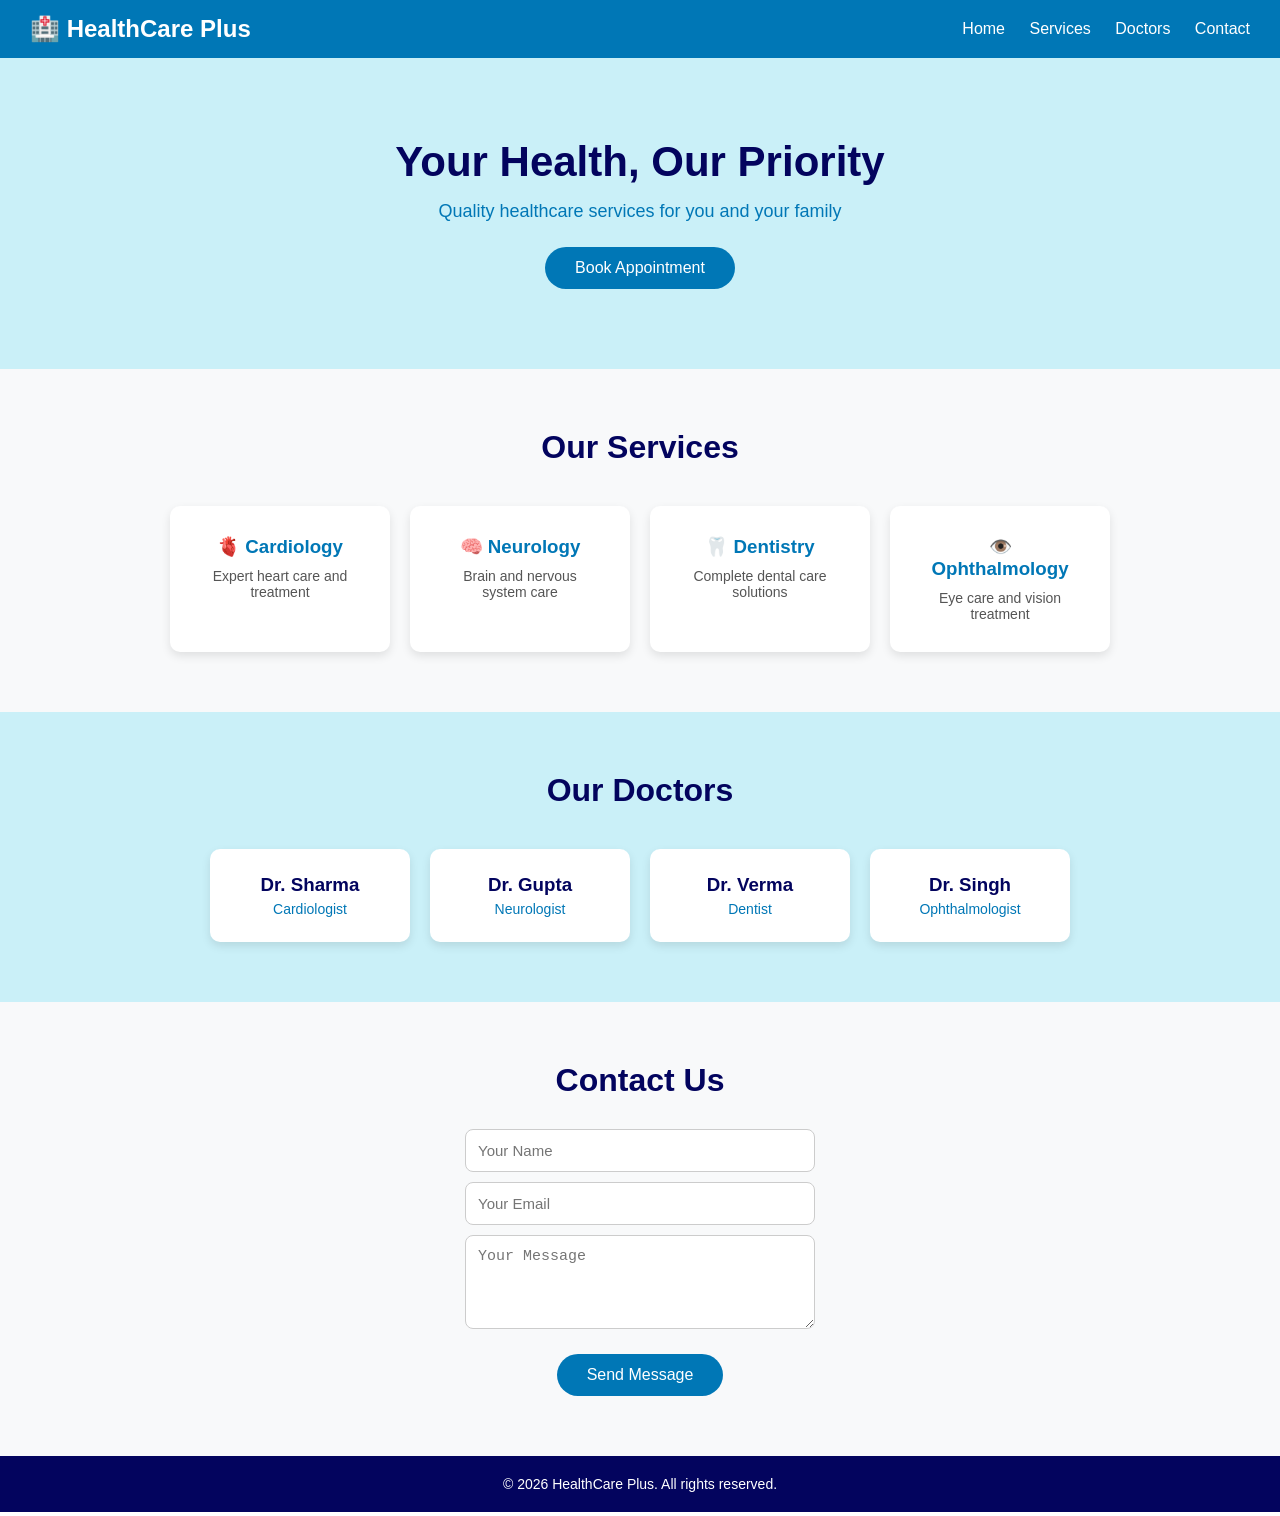
<file: OneDrive/Desktop/healthcare website/healthcare website/index.html>
<!DOCTYPE html>
<html lang="en">
<head>
    <meta charset="UTF-8">
    <meta name="viewport" content="width=device-width, initial-scale=1.0">
    <title>HealthCare Plus</title>
    <style>
        * { margin: 0; padding: 0; box-sizing: border-box; }
        body { font-family: Arial, sans-serif; }
        
        /* Navbar */
        nav {
            background-color: #0077b6;
            padding: 15px 30px;
            display: flex;
            justify-content: space-between;
            align-items: center;
        }
        nav h1 { color: white; font-size: 24px; }
        nav a {
            color: white;
            text-decoration: none;
            margin-left: 20px;
            font-size: 16px;
        }
        nav a:hover { color: #90e0ef; }

        /* Hero Section */
        .hero {
            background-color: #caf0f8;
            text-align: center;
            padding: 80px 20px;
        }
        .hero h2 { font-size: 42px; color: #03045e; margin-bottom: 15px; }
        .hero p { font-size: 18px; color: #0077b6; margin-bottom: 25px; }
        .hero button {
            background-color: #0077b6;
            color: white;
            padding: 12px 30px;
            border: none;
            border-radius: 25px;
            font-size: 16px;
            cursor: pointer;
        }
        .hero button:hover { background-color: #03045e; }

        /* Services */
        .services {
            padding: 60px 30px;
            text-align: center;
            background-color: #f8f9fa;
        }
        .services h2 { font-size: 32px; color: #03045e; margin-bottom: 40px; }
        .service-cards {
            display: flex;
            justify-content: center;
            gap: 20px;
            flex-wrap: wrap;
        }
        .card {
            background: white;
            border-radius: 10px;
            padding: 30px;
            width: 220px;
            box-shadow: 0 4px 10px rgba(0,0,0,0.1);
        }
        .card h3 { color: #0077b6; margin-bottom: 10px; }
        .card p { color: #555; font-size: 14px; }

        /* Doctors */
        .doctors {
            padding: 60px 30px;
            text-align: center;
            background-color: #caf0f8;
        }
        .doctors h2 { font-size: 32px; color: #03045e; margin-bottom: 40px; }
        .doctor-cards {
            display: flex;
            justify-content: center;
            gap: 20px;
            flex-wrap: wrap;
        }
        .doctor-card {
            background: white;
            border-radius: 10px;
            padding: 25px;
            width: 200px;
            box-shadow: 0 4px 10px rgba(0,0,0,0.1);
        }
        .doctor-card h3 { color: #03045e; margin-bottom: 5px; }
        .doctor-card p { color: #0077b6; font-size: 14px; }

        /* Contact */
        .contact {
            padding: 60px 30px;
            text-align: center;
            background-color: #f8f9fa;
        }
        .contact h2 { font-size: 32px; color: #03045e; margin-bottom: 30px; }
        .contact input, .contact textarea {
            display: block;
            margin: 10px auto;
            padding: 12px;
            width: 350px;
            border: 1px solid #ccc;
            border-radius: 8px;
            font-size: 15px;
        }
        .contact button {
            margin-top: 15px;
            background-color: #0077b6;
            color: white;
            padding: 12px 30px;
            border: none;
            border-radius: 25px;
            font-size: 16px;
            cursor: pointer;
        }
        .contact button:hover { background-color: #03045e; }

        /* Footer */
        footer {
            background-color: #03045e;
            color: white;
            text-align: center;
            padding: 20px;
            font-size: 14px;
        }
    </style>
</head>
<body>

    <!-- Navbar -->
    <nav>
        <h1>🏥 HealthCare Plus</h1>
        <div>
            <a href="index.html">Home</a>
            <a href="services.html">Services</a>
            <a href="doctors.html">Doctors</a>
            <a href="contact.html">Contact</a>
        </div>
    </nav>

    <!-- Hero -->
    <section class="hero" id="home">
        <h2>Your Health, Our Priority</h2>
        <p>Quality healthcare services for you and your family</p>
        <a href="appointment.html"><button>Book Appointment</button></a>
    </section>

    <!-- Services -->
    <section class="services" id="services">
        <h2>Our Services</h2>
        <div class="service-cards">
            <div class="card">
                <h3>🫀 Cardiology</h3>
                <p>Expert heart care and treatment</p>
            </div>
            <div class="card">
                <h3>🧠 Neurology</h3>
                <p>Brain and nervous system care</p>
            </div>
            <div class="card">
                <h3>🦷 Dentistry</h3>
                <p>Complete dental care solutions</p>
            </div>
            <div class="card">
                <h3>👁️ Ophthalmology</h3>
                <p>Eye care and vision treatment</p>
            </div>
        </div>
    </section>

    <!-- Doctors -->
    <section class="doctors" id="doctors">
        <h2>Our Doctors</h2>
        <div class="doctor-cards">
            <div class="doctor-card">
                <h3>Dr. Sharma</h3>
                <p>Cardiologist</p>
            </div>
            <div class="doctor-card">
                <h3>Dr. Gupta</h3>
                <p>Neurologist</p>
            </div>
            <div class="doctor-card">
                <h3>Dr. Verma</h3>
                <p>Dentist</p>
            </div>
            <div class="doctor-card">
                <h3>Dr. Singh</h3>
                <p>Ophthalmologist</p>
            </div>
        </div>
    </section>

    <!-- Contact -->
    <section class="contact" id="contact">
        <h2>Contact Us</h2>
        <input type="text" placeholder="Your Name">
        <input type="email" placeholder="Your Email">
        <textarea rows="4" placeholder="Your Message"></textarea>
        <button>Send Message</button>
    </section>

    <!-- Footer -->
    <footer>
        <p>© 2026 HealthCare Plus. All rights reserved.</p>
    </footer>

</body>
</html>
</file>
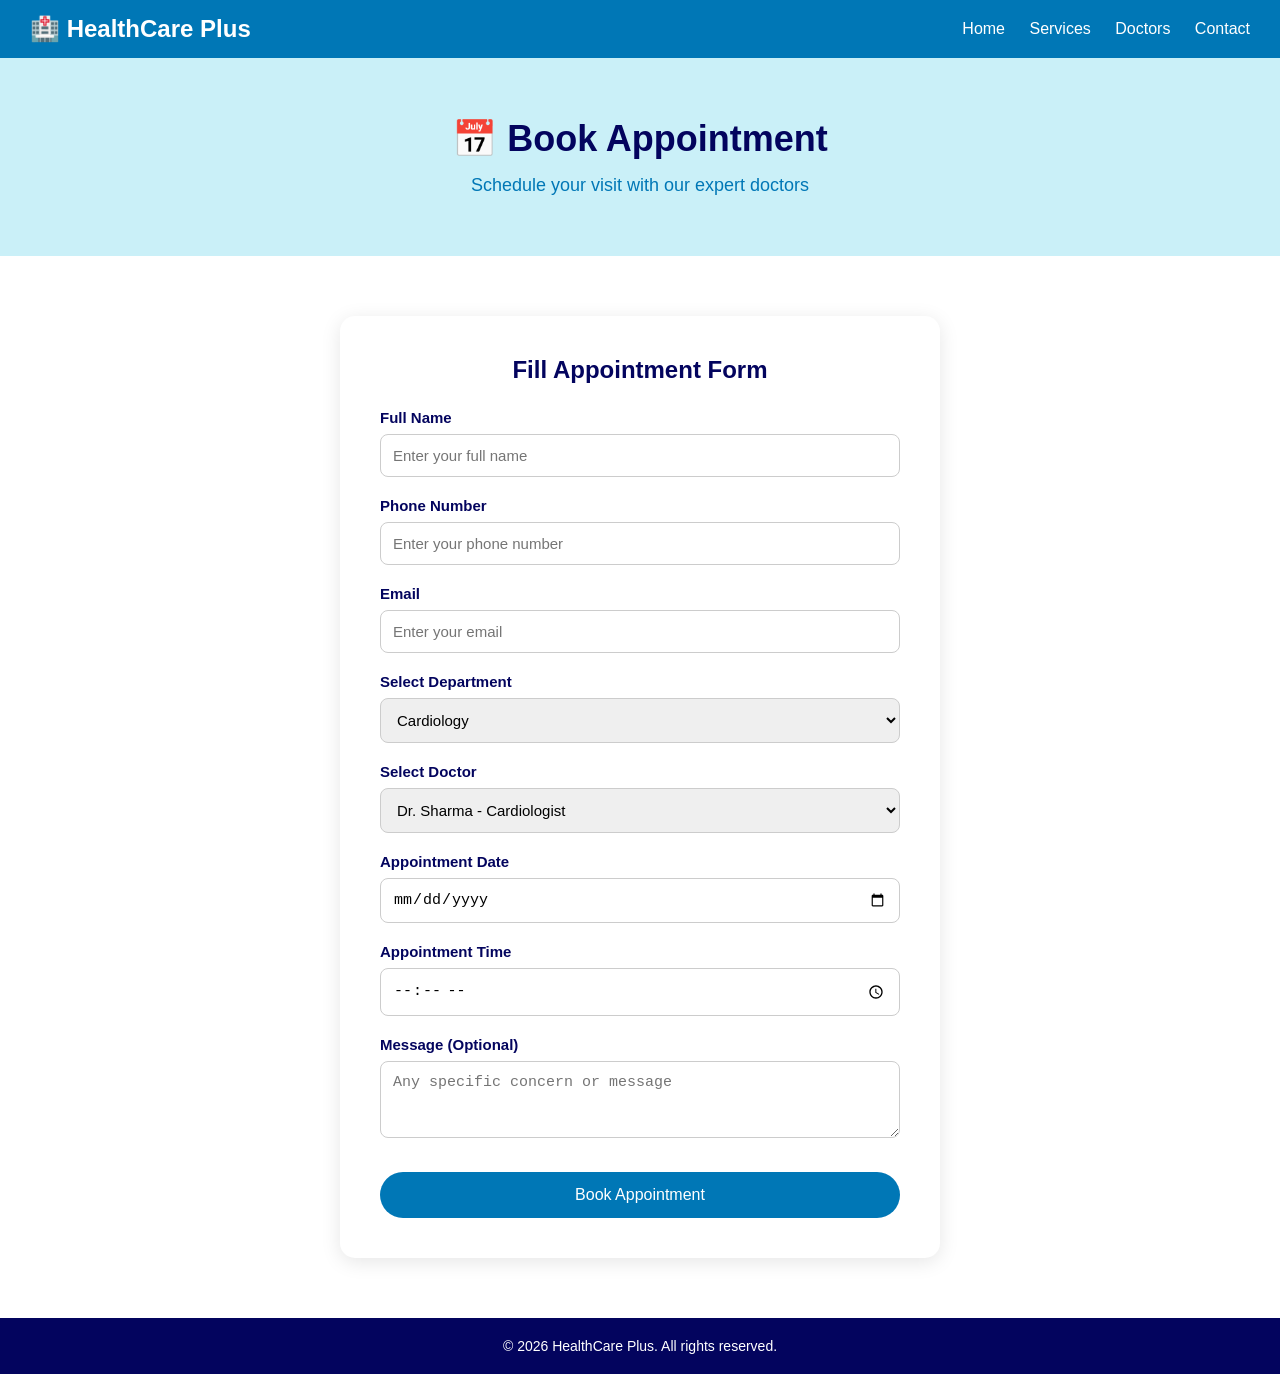
<file: OneDrive/Desktop/healthcare website/healthcare website/appointment.html>
<!DOCTYPE html>
<html lang="en">
<head>
    <meta charset="UTF-8">
    <meta name="viewport" content="width=device-width, initial-scale=1.0">
    <title>Book Appointment - HealthCare Plus</title>
    <style>
        * { margin: 0; padding: 0; box-sizing: border-box; }
        body { font-family: Arial, sans-serif; }
        nav {
            background-color: #0077b6;
            padding: 15px 30px;
            display: flex;
            justify-content: space-between;
            align-items: center;
        }
        nav h1 { color: white; font-size: 24px; }
        nav a { color: white; text-decoration: none; margin-left: 20px; font-size: 16px; }
        nav a:hover { color: #90e0ef; }
        .hero {
            background-color: #caf0f8;
            text-align: center;
            padding: 60px 20px;
        }
        .hero h2 { font-size: 36px; color: #03045e; margin-bottom: 15px; }
        .hero p { font-size: 18px; color: #0077b6; }
        .form-container {
            max-width: 600px;
            margin: 60px auto;
            background: white;
            padding: 40px;
            border-radius: 15px;
            box-shadow: 0 4px 20px rgba(0,0,0,0.1);
        }
        .form-container h3 { 
            color: #03045e; 
            margin-bottom: 25px; 
            font-size: 24px;
            text-align: center;
        }
        .form-group {
            margin-bottom: 20px;
        }
        .form-group label {
            display: block;
            color: #03045e;
            margin-bottom: 8px;
            font-size: 15px;
            font-weight: bold;
        }
        .form-group input, 
        .form-group select,
        .form-group textarea {
            width: 100%;
            padding: 12px;
            border: 1px solid #ccc;
            border-radius: 8px;
            font-size: 15px;
        }
        .form-group select { cursor: pointer; }
        .submit-btn {
            width: 100%;
            background-color: #0077b6;
            color: white;
            padding: 14px;
            border: none;
            border-radius: 25px;
            font-size: 16px;
            cursor: pointer;
            margin-top: 10px;
        }
        .submit-btn:hover { background-color: #03045e; }
        .success-msg {
            display: none;
            background-color: #caf0f8;
            color: #03045e;
            padding: 15px;
            border-radius: 8px;
            text-align: center;
            margin-top: 20px;
            font-size: 16px;
        }
        footer {
            background-color: #03045e;
            color: white;
            text-align: center;
            padding: 20px;
            font-size: 14px;
            margin-top: 60px;
        }
    </style>
</head>
<body>
    <nav>
        <h1>🏥 HealthCare Plus</h1>
        <div>
            <a href="index.html">Home</a>
            <a href="services.html">Services</a>
            <a href="doctors.html">Doctors</a>
            <a href="contact.html">Contact</a>
        </div>
    </nav>
    <div class="hero">
        <h2>📅 Book Appointment</h2>
        <p>Schedule your visit with our expert doctors</p>
    </div>
    <div class="form-container">
        <h3>Fill Appointment Form</h3>
        <div class="form-group">
            <label>Full Name</label>
            <input type="text" placeholder="Enter your full name">
        </div>
        <div class="form-group">
            <label>Phone Number</label>
            <input type="tel" placeholder="Enter your phone number">
        </div>
        <div class="form-group">
            <label>Email</label>
            <input type="email" placeholder="Enter your email">
        </div>
        <div class="form-group">
            <label>Select Department</label>
            <select>
                <option>Cardiology</option>
                <option>Neurology</option>
                <option>Dentistry</option>
                <option>Ophthalmology</option>
                <option>Orthopedics</option>
                <option>Pediatrics</option>
            </select>
        </div>
        <div class="form-group">
            <label>Select Doctor</label>
            <select>
                <option>Dr. Sharma - Cardiologist</option>
                <option>Dr. Gupta - Neurologist</option>
                <option>Dr. Verma - Dentist</option>
                <option>Dr. Singh - Ophthalmologist</option>
                <option>Dr. Mehta - Orthopedic</option>
                <option>Dr. Patel - Pediatrician</option>
            </select>
        </div>
        <div class="form-group">
            <label>Appointment Date</label>
            <input type="date">
        </div>
        <div class="form-group">
            <label>Appointment Time</label>
            <input type="time">
        </div>
        <div class="form-group">
            <label>Message (Optional)</label>
            <textarea rows="3" placeholder="Any specific concern or message"></textarea>
        </div>
        <button class="submit-btn" onclick="document.querySelector('.success-msg').style.display='block'">
            Book Appointment
        </button>
        <div class="success-msg">
            ✅ Appointment booked successfully! We will contact you soon.
        </div>
    </div>
    <footer>
        <p>© 2026 HealthCare Plus. All rights reserved.</p>
    </footer>
</body>
</html>
</file>
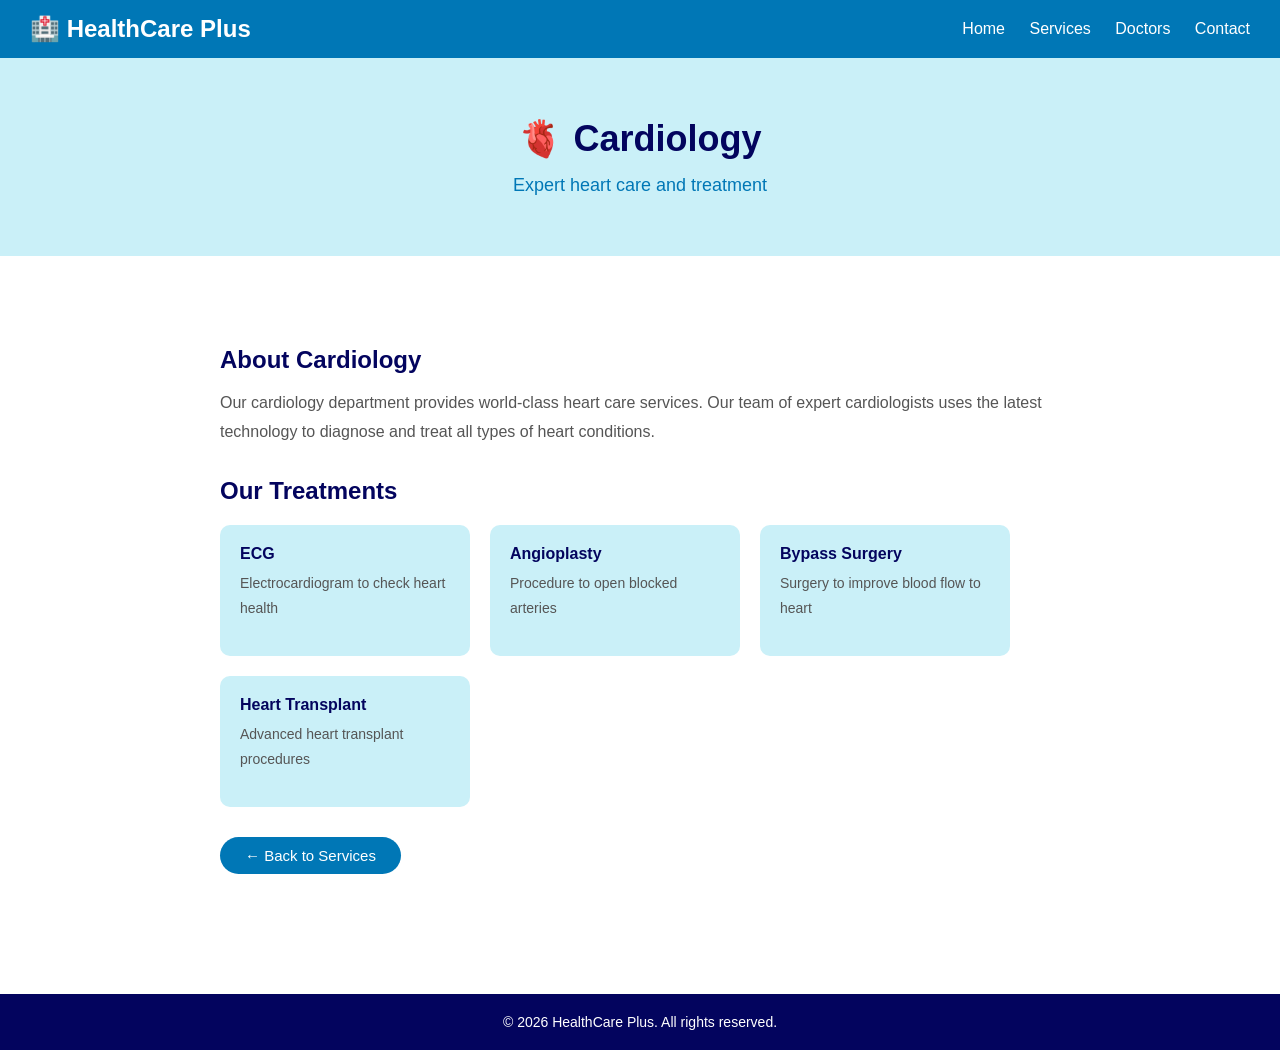
<file: OneDrive/Desktop/healthcare website/healthcare website/cardiology.html>
<!DOCTYPE html>
<html lang="en">
<head>
    <meta charset="UTF-8">
    <meta name="viewport" content="width=device-width, initial-scale=1.0">
    <title>Cardiology - HealthCare Plus</title>
    <style>
        * { margin: 0; padding: 0; box-sizing: border-box; }
        body { font-family: Arial, sans-serif; }
        nav {
            background-color: #0077b6;
            padding: 15px 30px;
            display: flex;
            justify-content: space-between;
            align-items: center;
        }
        nav h1 { color: white; font-size: 24px; }
        nav a { color: white; text-decoration: none; margin-left: 20px; font-size: 16px; }
        nav a:hover { color: #90e0ef; }
        .hero {
            background-color: #caf0f8;
            text-align: center;
            padding: 60px 20px;
        }
        .hero h2 { font-size: 36px; color: #03045e; margin-bottom: 15px; }
        .hero p { font-size: 18px; color: #0077b6; }
        .content {
            padding: 60px 30px;
            max-width: 900px;
            margin: 0 auto;
        }
        .content h3 { font-size: 24px; color: #03045e; margin-bottom: 15px; margin-top: 30px; }
        .content p { font-size: 16px; color: #555; line-height: 1.8; margin-bottom: 15px; }
        .treatments {
            display: flex;
            gap: 20px;
            flex-wrap: wrap;
            margin-top: 20px;
        }
        .treatment-card {
            background: #caf0f8;
            border-radius: 10px;
            padding: 20px;
            width: 250px;
        }
        .treatment-card h4 { color: #03045e; margin-bottom: 8px; }
        .treatment-card p { color: #555; font-size: 14px; }
        .back-btn {
            display: inline-block;
            margin-top: 30px;
            background-color: #0077b6;
            color: white;
            padding: 10px 25px;
            border-radius: 25px;
            text-decoration: none;
            font-size: 15px;
        }
        .back-btn:hover { background-color: #03045e; }
        footer {
            background-color: #03045e;
            color: white;
            text-align: center;
            padding: 20px;
            font-size: 14px;
            margin-top: 60px;
        }
    </style>
</head>
<body>
    <nav>
        <h1>🏥 HealthCare Plus</h1>
        <div>
            <a href="index.html">Home</a>
            <a href="services.html">Services</a>
            <a href="doctors.html">Doctors</a>
            <a href="contact.html">Contact</a>
        </div>
    </nav>
    <div class="hero">
        <h2>🫀 Cardiology</h2>
        <p>Expert heart care and treatment</p>
    </div>
    <div class="content">
        <h3>About Cardiology</h3>
        <p>Our cardiology department provides world-class heart care services. Our team of expert cardiologists uses the latest technology to diagnose and treat all types of heart conditions.</p>
        
        <h3>Our Treatments</h3>
        <div class="treatments">
            <div class="treatment-card">
                <h4>ECG</h4>
                <p>Electrocardiogram to check heart health</p>
            </div>
            <div class="treatment-card">
                <h4>Angioplasty</h4>
                <p>Procedure to open blocked arteries</p>
            </div>
            <div class="treatment-card">
                <h4>Bypass Surgery</h4>
                <p>Surgery to improve blood flow to heart</p>
            </div>
            <div class="treatment-card">
                <h4>Heart Transplant</h4>
                <p>Advanced heart transplant procedures</p>
            </div>
        </div>
        <a href="services.html" class="back-btn">← Back to Services</a>
    </div>
    <footer>
        <p>© 2026 HealthCare Plus. All rights reserved.</p>
    </footer>
</body>
</html>
</file>
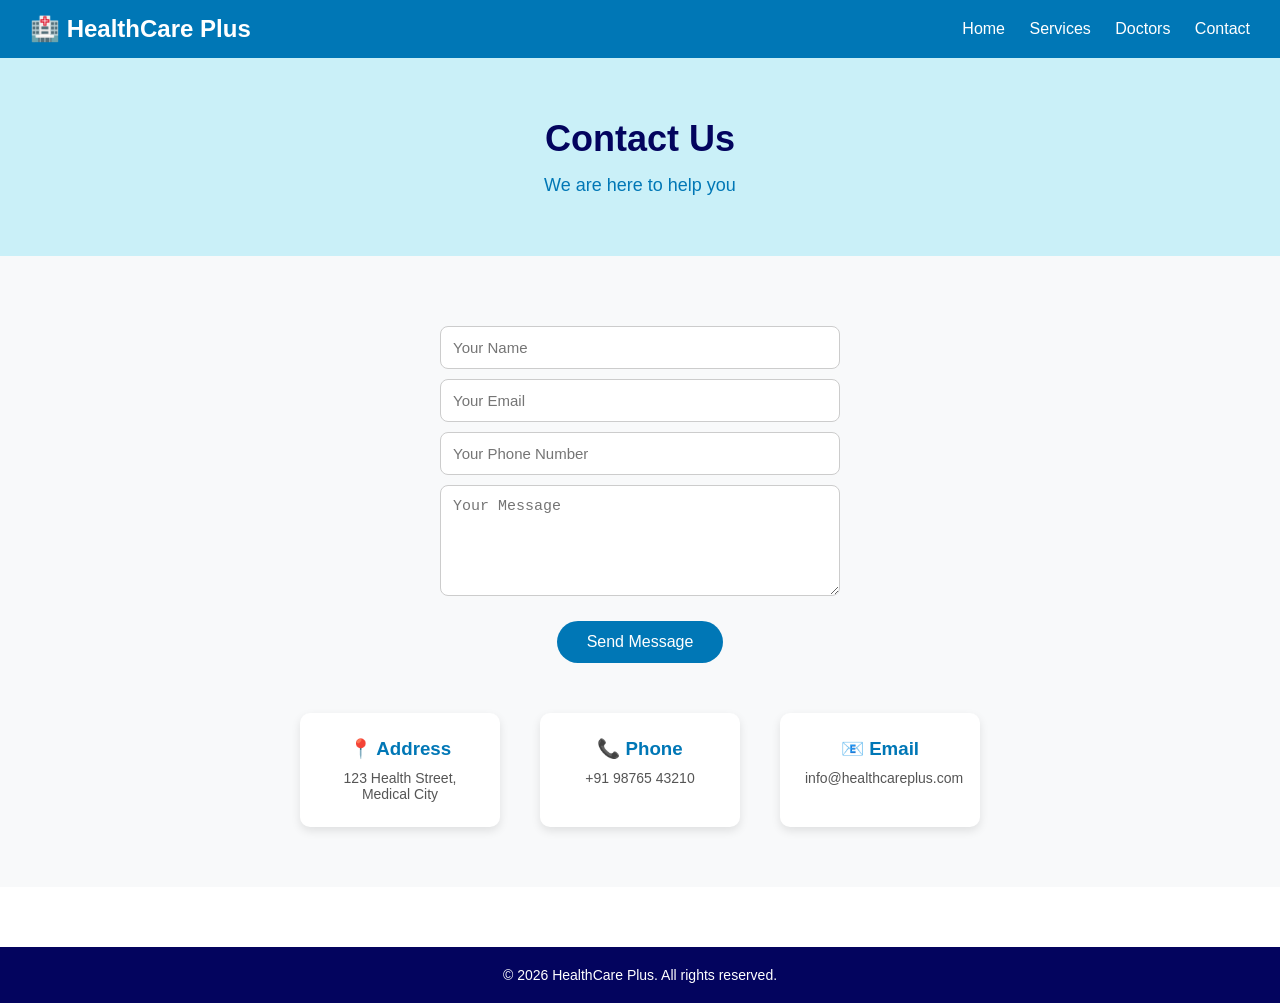
<file: OneDrive/Desktop/healthcare website/healthcare website/contact.html>
<!DOCTYPE html>
<html lang="en">
<head>
    <meta charset="UTF-8">
    <meta name="viewport" content="width=device-width, initial-scale=1.0">
    <title>Contact - HealthCare Plus</title>
    <style>
        * { margin: 0; padding: 0; box-sizing: border-box; }
        body { font-family: Arial, sans-serif; }
        nav {
            background-color: #0077b6;
            padding: 15px 30px;
            display: flex;
            justify-content: space-between;
            align-items: center;
        }
        nav h1 { color: white; font-size: 24px; }
        nav a { color: white; text-decoration: none; margin-left: 20px; font-size: 16px; }
        nav a:hover { color: #90e0ef; }
        .hero {
            background-color: #caf0f8;
            text-align: center;
            padding: 60px 20px;
        }
        .hero h2 { font-size: 36px; color: #03045e; margin-bottom: 15px; }
        .hero p { font-size: 18px; color: #0077b6; }
        .contact {
            padding: 60px 30px;
            text-align: center;
            background-color: #f8f9fa;
        }
        .contact input, .contact textarea {
            display: block;
            margin: 10px auto;
            padding: 12px;
            width: 400px;
            border: 1px solid #ccc;
            border-radius: 8px;
            font-size: 15px;
        }
        .contact button {
            margin-top: 15px;
            background-color: #0077b6;
            color: white;
            padding: 12px 30px;
            border: none;
            border-radius: 25px;
            font-size: 16px;
            cursor: pointer;
        }
        .contact button:hover { background-color: #03045e; }
        .info {
            display: flex;
            justify-content: center;
            gap: 40px;
            margin-top: 50px;
            flex-wrap: wrap;
        }
        .info-card {
            background: white;
            border-radius: 10px;
            padding: 25px;
            width: 200px;
            box-shadow: 0 4px 10px rgba(0,0,0,0.1);
            text-align: center;
        }
        .info-card h3 { color: #0077b6; margin-bottom: 10px; }
        .info-card p { color: #555; font-size: 14px; }
        footer {
            background-color: #03045e;
            color: white;
            text-align: center;
            padding: 20px;
            font-size: 14px;
            margin-top: 60px;
        }
    </style>
</head>
<body>
    <nav>
        <h1>🏥 HealthCare Plus</h1>
        <div>
            <a href="index.html">Home</a>
            <a href="services.html">Services</a>
            <a href="doctors.html">Doctors</a>
            <a href="contact.html">Contact</a>
        </div>
    </nav>
    <div class="hero">
        <h2>Contact Us</h2>
        <p>We are here to help you</p>
    </div>
    <div class="contact">
        <input type="text" placeholder="Your Name">
        <input type="email" placeholder="Your Email">
        <input type="tel" placeholder="Your Phone Number">
        <textarea rows="5" placeholder="Your Message"></textarea>
        <button>Send Message</button>
        <div class="info">
            <div class="info-card">
                <h3>📍 Address</h3>
                <p>123 Health Street, Medical City</p>
            </div>
            <div class="info-card">
                <h3>📞 Phone</h3>
                <p>+91 98765 43210</p>
            </div>
            <div class="info-card">
                <h3>📧 Email</h3>
                <p>info@healthcareplus.com</p>
            </div>
        </div>
    </div>
    <footer>
        <p>© 2026 HealthCare Plus. All rights reserved.</p>
    </footer>
</body>
</html>
</file>
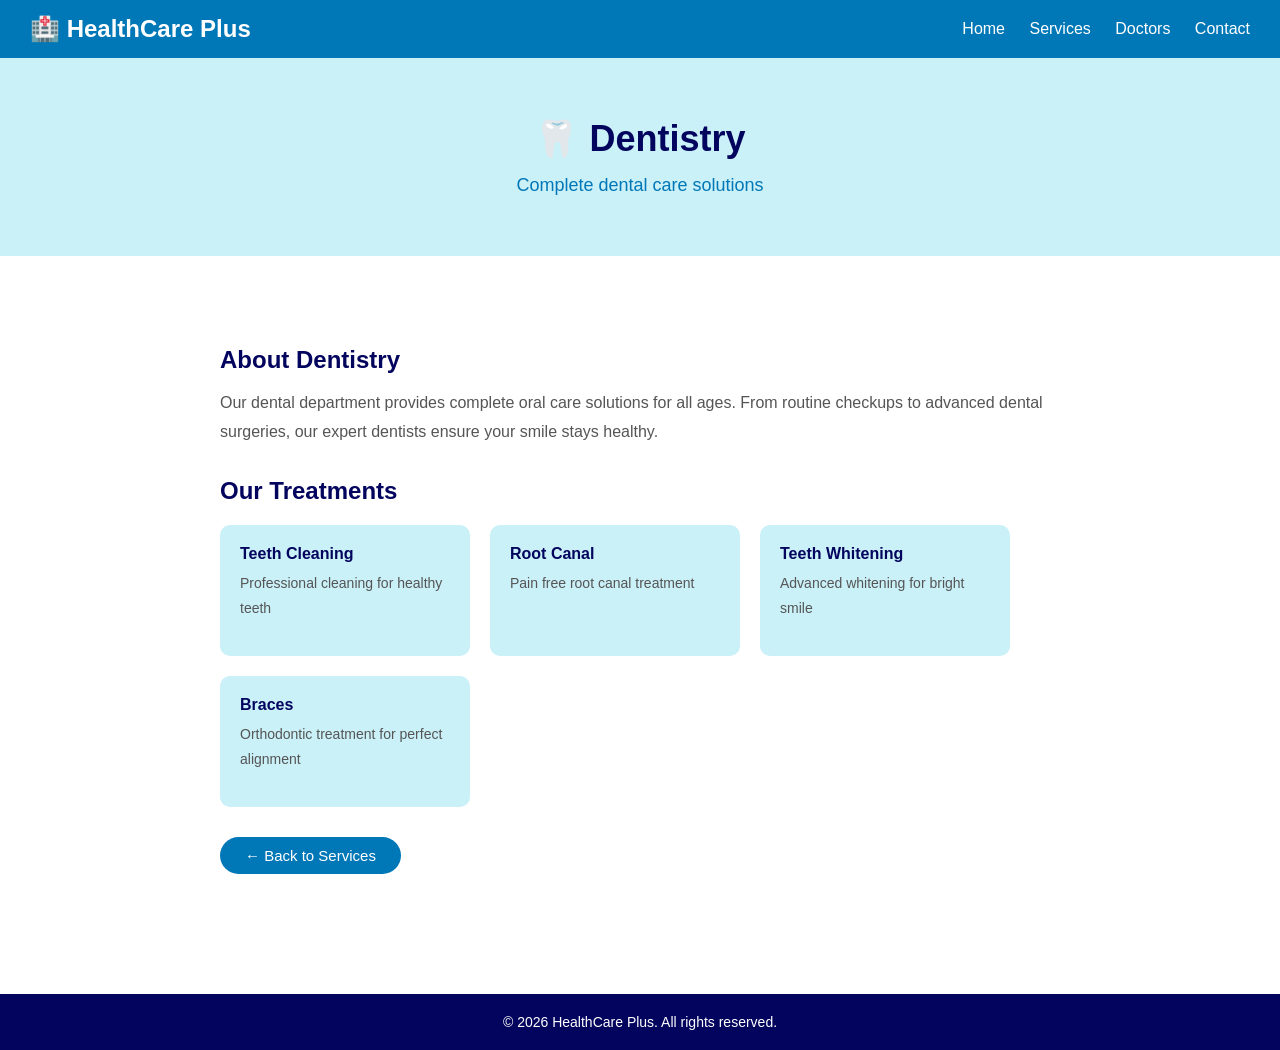
<file: OneDrive/Desktop/healthcare website/healthcare website/dentistry.html>
<!DOCTYPE html>
<html lang="en">
<head>
    <meta charset="UTF-8">
    <meta name="viewport" content="width=device-width, initial-scale=1.0">
    <title>Dentistry - HealthCare Plus</title>
    <style>
        * { margin: 0; padding: 0; box-sizing: border-box; }
        body { font-family: Arial, sans-serif; }
        nav {
            background-color: #0077b6;
            padding: 15px 30px;
            display: flex;
            justify-content: space-between;
            align-items: center;
        }
        nav h1 { color: white; font-size: 24px; }
        nav a { color: white; text-decoration: none; margin-left: 20px; font-size: 16px; }
        nav a:hover { color: #90e0ef; }
        .hero {
            background-color: #caf0f8;
            text-align: center;
            padding: 60px 20px;
        }
        .hero h2 { font-size: 36px; color: #03045e; margin-bottom: 15px; }
        .hero p { font-size: 18px; color: #0077b6; }
        .content {
            padding: 60px 30px;
            max-width: 900px;
            margin: 0 auto;
        }
        .content h3 { font-size: 24px; color: #03045e; margin-bottom: 15px; margin-top: 30px; }
        .content p { font-size: 16px; color: #555; line-height: 1.8; margin-bottom: 15px; }
        .treatments {
            display: flex;
            gap: 20px;
            flex-wrap: wrap;
            margin-top: 20px;
        }
        .treatment-card {
            background: #caf0f8;
            border-radius: 10px;
            padding: 20px;
            width: 250px;
        }
        .treatment-card h4 { color: #03045e; margin-bottom: 8px; }
        .treatment-card p { color: #555; font-size: 14px; }
        .back-btn {
            display: inline-block;
            margin-top: 30px;
            background-color: #0077b6;
            color: white;
            padding: 10px 25px;
            border-radius: 25px;
            text-decoration: none;
            font-size: 15px;
        }
        .back-btn:hover { background-color: #03045e; }
        footer {
            background-color: #03045e;
            color: white;
            text-align: center;
            padding: 20px;
            font-size: 14px;
            margin-top: 60px;
        }
    </style>
</head>
<body>
    <nav>
        <h1>🏥 HealthCare Plus</h1>
        <div>
            <a href="index.html">Home</a>
            <a href="services.html">Services</a>
            <a href="doctors.html">Doctors</a>
            <a href="contact.html">Contact</a>
        </div>
    </nav>
    <div class="hero">
        <h2>🦷 Dentistry</h2>
        <p>Complete dental care solutions</p>
    </div>
    <div class="content">
        <h3>About Dentistry</h3>
        <p>Our dental department provides complete oral care solutions for all ages. From routine checkups to advanced dental surgeries, our expert dentists ensure your smile stays healthy.</p>
        
        <h3>Our Treatments</h3>
        <div class="treatments">
            <div class="treatment-card">
                <h4>Teeth Cleaning</h4>
                <p>Professional cleaning for healthy teeth</p>
            </div>
            <div class="treatment-card">
                <h4>Root Canal</h4>
                <p>Pain free root canal treatment</p>
            </div>
            <div class="treatment-card">
                <h4>Teeth Whitening</h4>
                <p>Advanced whitening for bright smile</p>
            </div>
            <div class="treatment-card">
                <h4>Braces</h4>
                <p>Orthodontic treatment for perfect alignment</p>
            </div>
        </div>
        <a href="services.html" class="back-btn">← Back to Services</a>
    </div>
    <footer>
        <p>© 2026 HealthCare Plus. All rights reserved.</p>
    </footer>
</body>
</html>
</file>
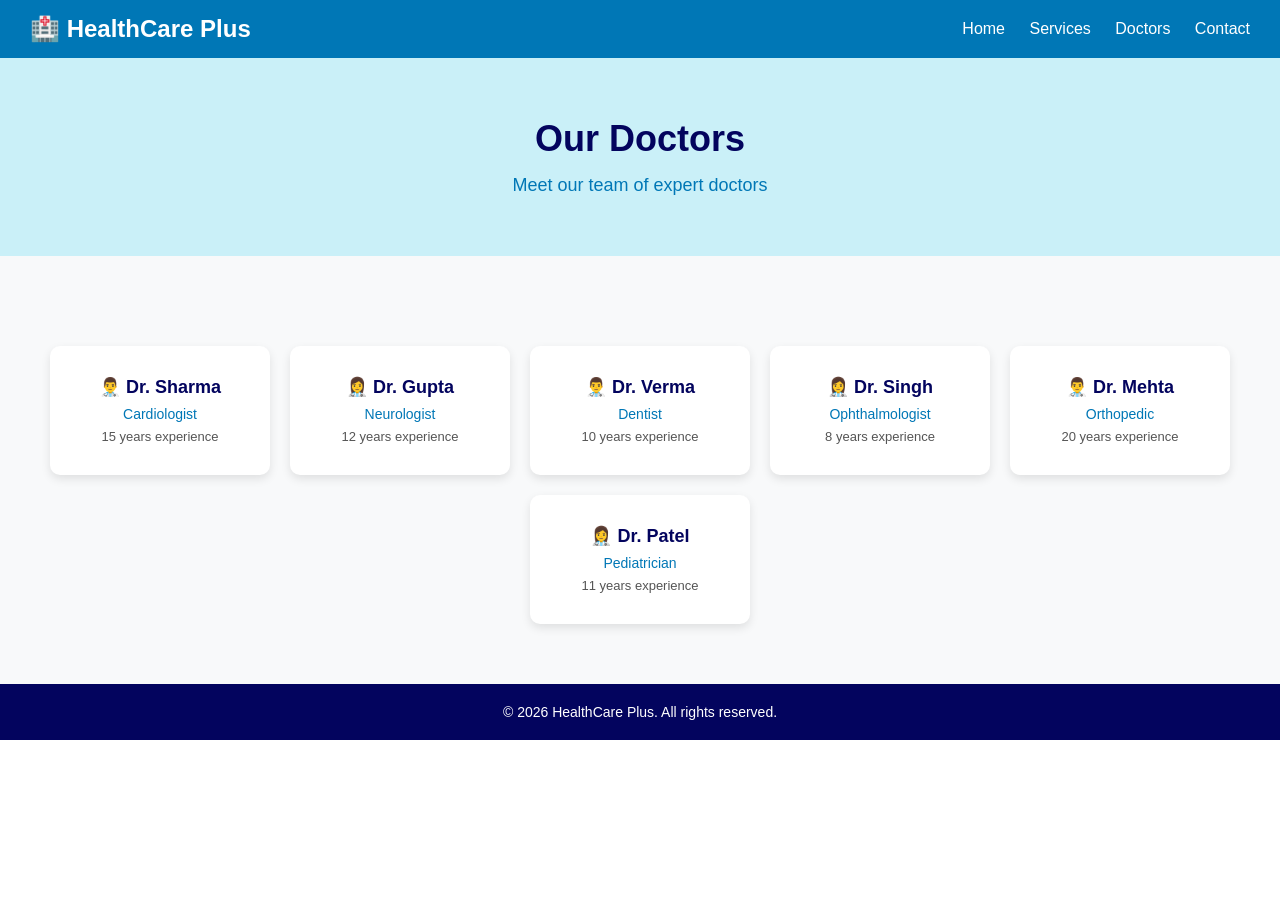
<file: OneDrive/Desktop/healthcare website/healthcare website/doctors.html>
<!DOCTYPE html>
<html lang="en">
<head>
    <meta charset="UTF-8">
    <meta name="viewport" content="width=device-width, initial-scale=1.0">
    <title>Doctors - HealthCare Plus</title>
    <style>
        * { margin: 0; padding: 0; box-sizing: border-box; }
        body { font-family: Arial, sans-serif; }
        nav {
            background-color: #0077b6;
            padding: 15px 30px;
            display: flex;
            justify-content: space-between;
            align-items: center;
        }
        nav h1 { color: white; font-size: 24px; }
        nav a { color: white; text-decoration: none; margin-left: 20px; font-size: 16px; }
        nav a:hover { color: #90e0ef; }
        .hero {
            background-color: #caf0f8;
            text-align: center;
            padding: 60px 20px;
        }
        .hero h2 { font-size: 36px; color: #03045e; margin-bottom: 15px; }
        .hero p { font-size: 18px; color: #0077b6; }
        .doctors {
            padding: 60px 30px;
            text-align: center;
            background-color: #f8f9fa;
        }
        .doctor-cards {
            display: flex;
            justify-content: center;
            gap: 20px;
            flex-wrap: wrap;
            margin-top: 30px;
        }
        .doctor-card {
            background: white;
            border-radius: 10px;
            padding: 30px;
            width: 220px;
            box-shadow: 0 4px 10px rgba(0,0,0,0.1);
        }
        .doctor-card h3 { color: #03045e; margin-bottom: 8px; font-size: 18px; }
        .doctor-card p { color: #0077b6; font-size: 14px; margin-bottom: 5px; }
        .doctor-card span { color: #555; font-size: 13px; }
        footer {
            background-color: #03045e;
            color: white;
            text-align: center;
            padding: 20px;
            font-size: 14px;
        }
    </style>
</head>
<body>
    <nav>
        <h1>🏥 HealthCare Plus</h1>
        <div>
            <a href="index.html">Home</a>
            <a href="services.html">Services</a>
            <a href="doctors.html">Doctors</a>
            <a href="contact.html">Contact</a>
        </div>
    </nav>
    <div class="hero">
        <h2>Our Doctors</h2>
        <p>Meet our team of expert doctors</p>
    </div>
    <div class="doctors">
        <div class="doctor-cards">
            <div class="doctor-card">
                <h3>👨‍⚕️ Dr. Sharma</h3>
                <p>Cardiologist</p>
                <span>15 years experience</span>
            </div>
            <div class="doctor-card">
                <h3>👩‍⚕️ Dr. Gupta</h3>
                <p>Neurologist</p>
                <span>12 years experience</span>
            </div>
            <div class="doctor-card">
                <h3>👨‍⚕️ Dr. Verma</h3>
                <p>Dentist</p>
                <span>10 years experience</span>
            </div>
            <div class="doctor-card">
                <h3>👩‍⚕️ Dr. Singh</h3>
                <p>Ophthalmologist</p>
                <span>8 years experience</span>
            </div>
            <div class="doctor-card">
                <h3>👨‍⚕️ Dr. Mehta</h3>
                <p>Orthopedic</p>
                <span>20 years experience</span>
            </div>
            <div class="doctor-card">
                <h3>👩‍⚕️ Dr. Patel</h3>
                <p>Pediatrician</p>
                <span>11 years experience</span>
            </div>
        </div>
    </div>
    <footer>
        <p>© 2026 HealthCare Plus. All rights reserved.</p>
    </footer>
</body>
</html>
</file>
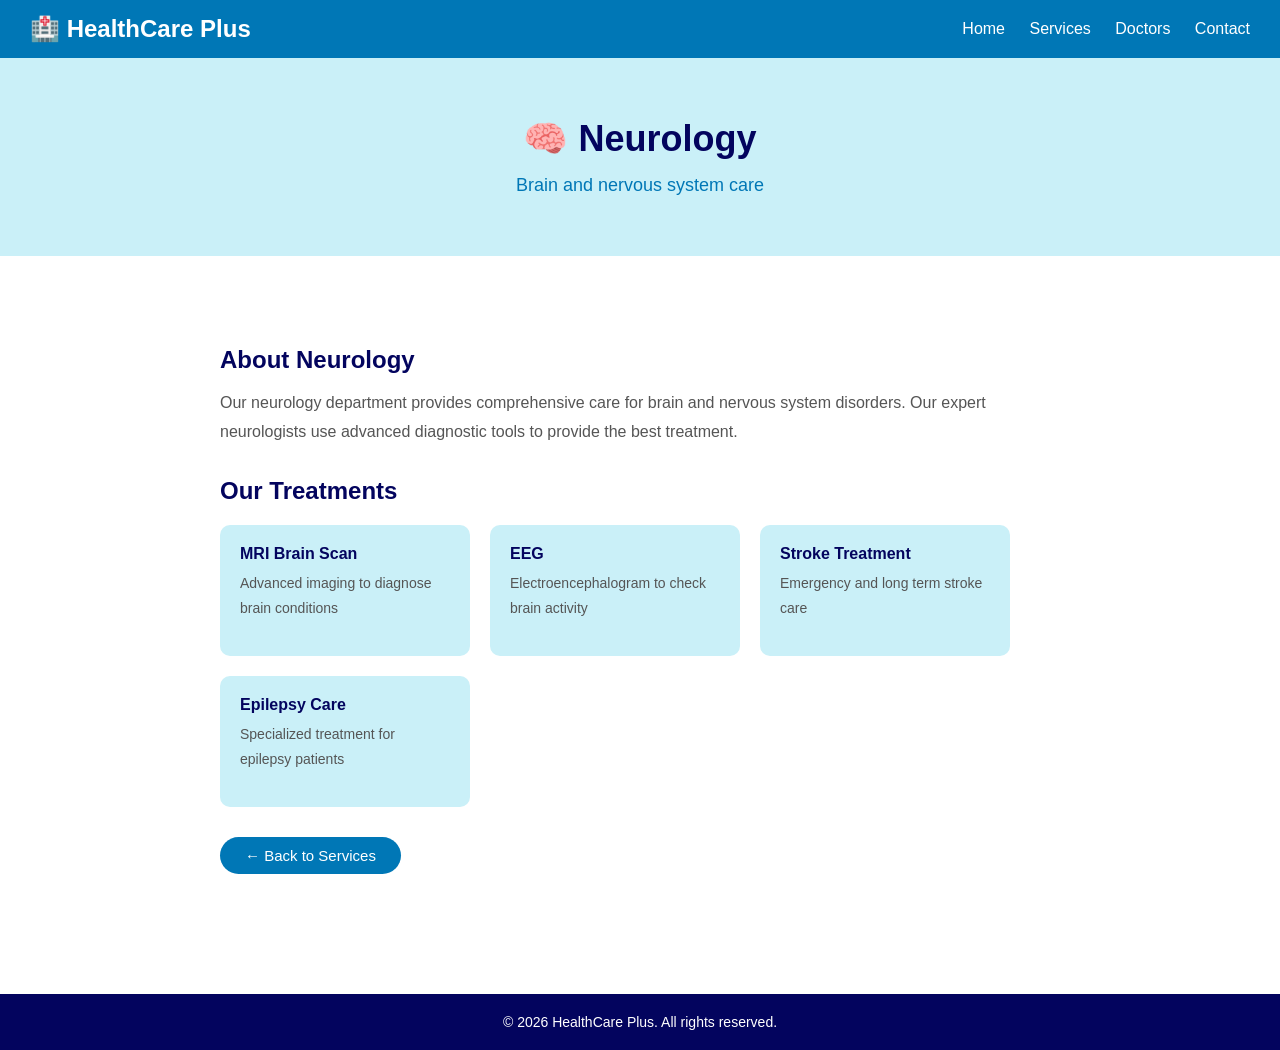
<file: OneDrive/Desktop/healthcare website/healthcare website/neurology.html>
<!DOCTYPE html>
<html lang="en">
<head>
    <meta charset="UTF-8">
    <meta name="viewport" content="width=device-width, initial-scale=1.0">
    <title>Neurology - HealthCare Plus</title>
    <style>
        * { margin: 0; padding: 0; box-sizing: border-box; }
        body { font-family: Arial, sans-serif; }
        nav {
            background-color: #0077b6;
            padding: 15px 30px;
            display: flex;
            justify-content: space-between;
            align-items: center;
        }
        nav h1 { color: white; font-size: 24px; }
        nav a { color: white; text-decoration: none; margin-left: 20px; font-size: 16px; }
        nav a:hover { color: #90e0ef; }
        .hero {
            background-color: #caf0f8;
            text-align: center;
            padding: 60px 20px;
        }
        .hero h2 { font-size: 36px; color: #03045e; margin-bottom: 15px; }
        .hero p { font-size: 18px; color: #0077b6; }
        .content {
            padding: 60px 30px;
            max-width: 900px;
            margin: 0 auto;
        }
        .content h3 { font-size: 24px; color: #03045e; margin-bottom: 15px; margin-top: 30px; }
        .content p { font-size: 16px; color: #555; line-height: 1.8; margin-bottom: 15px; }
        .treatments {
            display: flex;
            gap: 20px;
            flex-wrap: wrap;
            margin-top: 20px;
        }
        .treatment-card {
            background: #caf0f8;
            border-radius: 10px;
            padding: 20px;
            width: 250px;
        }
        .treatment-card h4 { color: #03045e; margin-bottom: 8px; }
        .treatment-card p { color: #555; font-size: 14px; }
        .back-btn {
            display: inline-block;
            margin-top: 30px;
            background-color: #0077b6;
            color: white;
            padding: 10px 25px;
            border-radius: 25px;
            text-decoration: none;
            font-size: 15px;
        }
        .back-btn:hover { background-color: #03045e; }
        footer {
            background-color: #03045e;
            color: white;
            text-align: center;
            padding: 20px;
            font-size: 14px;
            margin-top: 60px;
        }
    </style>
</head>
<body>
    <nav>
        <h1>🏥 HealthCare Plus</h1>
        <div>
            <a href="index.html">Home</a>
            <a href="services.html">Services</a>
            <a href="doctors.html">Doctors</a>
            <a href="contact.html">Contact</a>
        </div>
    </nav>
    <div class="hero">
        <h2>🧠 Neurology</h2>
        <p>Brain and nervous system care</p>
    </div>
    <div class="content">
        <h3>About Neurology</h3>
        <p>Our neurology department provides comprehensive care for brain and nervous system disorders. Our expert neurologists use advanced diagnostic tools to provide the best treatment.</p>
        
        <h3>Our Treatments</h3>
        <div class="treatments">
            <div class="treatment-card">
                <h4>MRI Brain Scan</h4>
                <p>Advanced imaging to diagnose brain conditions</p>
            </div>
            <div class="treatment-card">
                <h4>EEG</h4>
                <p>Electroencephalogram to check brain activity</p>
            </div>
            <div class="treatment-card">
                <h4>Stroke Treatment</h4>
                <p>Emergency and long term stroke care</p>
            </div>
            <div class="treatment-card">
                <h4>Epilepsy Care</h4>
                <p>Specialized treatment for epilepsy patients</p>
            </div>
        </div>
        <a href="services.html" class="back-btn">← Back to Services</a>
    </div>
    <footer>
        <p>© 2026 HealthCare Plus. All rights reserved.</p>
    </footer>
</body>
</html>
</file>
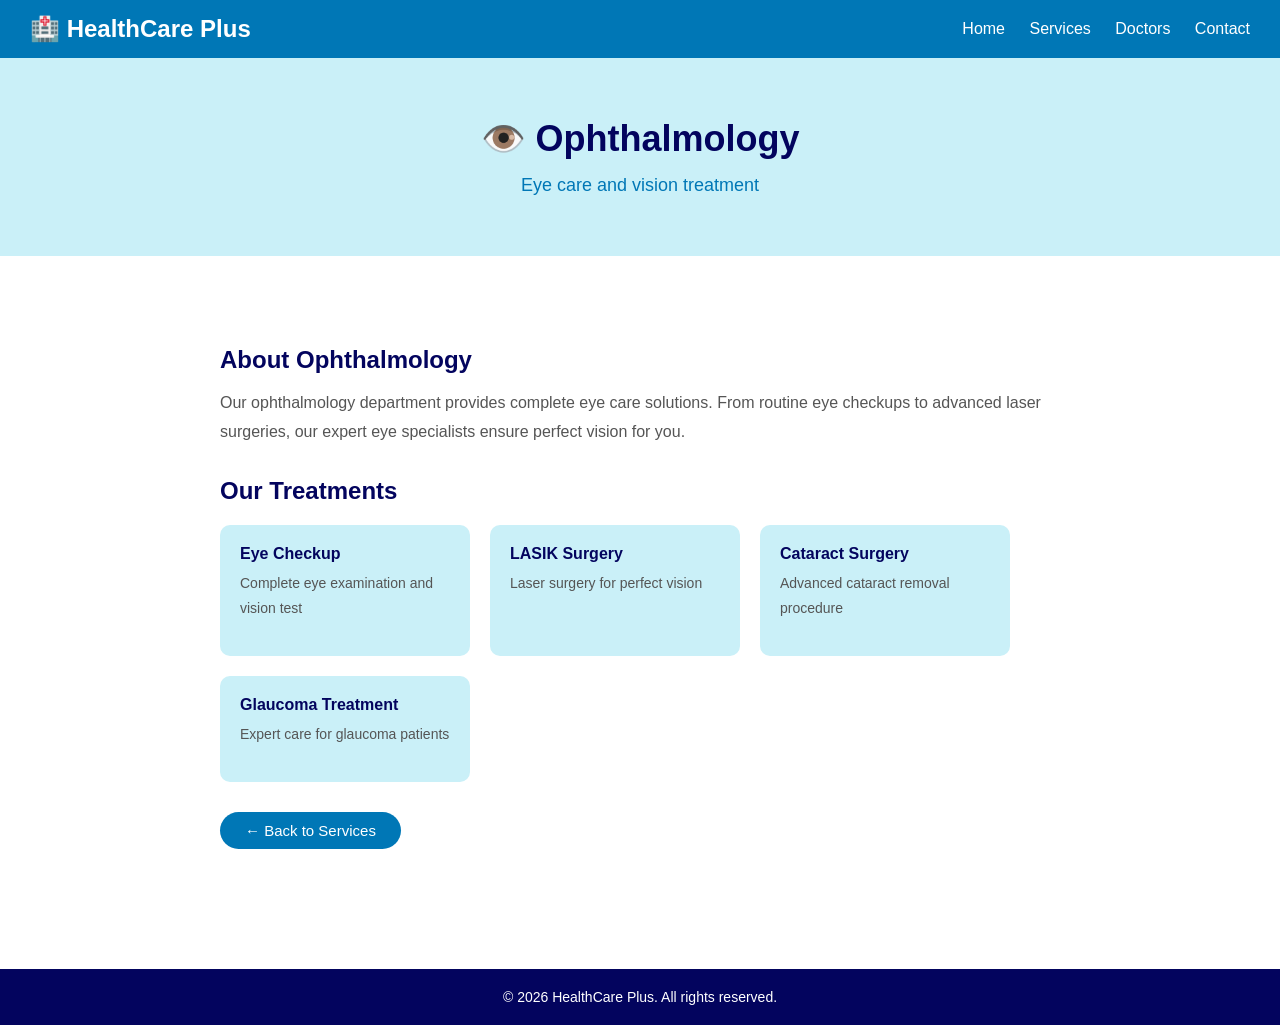
<file: OneDrive/Desktop/healthcare website/healthcare website/ophthalmology.html>
<!DOCTYPE html>
<html lang="en">
<head>
    <meta charset="UTF-8">
    <meta name="viewport" content="width=device-width, initial-scale=1.0">
    <title>Ophthalmology - HealthCare Plus</title>
    <style>
        * { margin: 0; padding: 0; box-sizing: border-box; }
        body { font-family: Arial, sans-serif; }
        nav {
            background-color: #0077b6;
            padding: 15px 30px;
            display: flex;
            justify-content: space-between;
            align-items: center;
        }
        nav h1 { color: white; font-size: 24px; }
        nav a { color: white; text-decoration: none; margin-left: 20px; font-size: 16px; }
        nav a:hover { color: #90e0ef; }
        .hero {
            background-color: #caf0f8;
            text-align: center;
            padding: 60px 20px;
        }
        .hero h2 { font-size: 36px; color: #03045e; margin-bottom: 15px; }
        .hero p { font-size: 18px; color: #0077b6; }
        .content {
            padding: 60px 30px;
            max-width: 900px;
            margin: 0 auto;
        }
        .content h3 { font-size: 24px; color: #03045e; margin-bottom: 15px; margin-top: 30px; }
        .content p { font-size: 16px; color: #555; line-height: 1.8; margin-bottom: 15px; }
        .treatments {
            display: flex;
            gap: 20px;
            flex-wrap: wrap;
            margin-top: 20px;
        }
        .treatment-card {
            background: #caf0f8;
            border-radius: 10px;
            padding: 20px;
            width: 250px;
        }
        .treatment-card h4 { color: #03045e; margin-bottom: 8px; }
        .treatment-card p { color: #555; font-size: 14px; }
        .back-btn {
            display: inline-block;
            margin-top: 30px;
            background-color: #0077b6;
            color: white;
            padding: 10px 25px;
            border-radius: 25px;
            text-decoration: none;
            font-size: 15px;
        }
        .back-btn:hover { background-color: #03045e; }
        footer {
            background-color: #03045e;
            color: white;
            text-align: center;
            padding: 20px;
            font-size: 14px;
            margin-top: 60px;
        }
    </style>
</head>
<body>
    <nav>
        <h1>🏥 HealthCare Plus</h1>
        <div>
            <a href="index.html">Home</a>
            <a href="services.html">Services</a>
            <a href="doctors.html">Doctors</a>
            <a href="contact.html">Contact</a>
        </div>
    </nav>
    <div class="hero">
        <h2>👁️ Ophthalmology</h2>
        <p>Eye care and vision treatment</p>
    </div>
    <div class="content">
        <h3>About Ophthalmology</h3>
        <p>Our ophthalmology department provides complete eye care solutions. From routine eye checkups to advanced laser surgeries, our expert eye specialists ensure perfect vision for you.</p>
        
        <h3>Our Treatments</h3>
        <div class="treatments">
            <div class="treatment-card">
                <h4>Eye Checkup</h4>
                <p>Complete eye examination and vision test</p>
            </div>
            <div class="treatment-card">
                <h4>LASIK Surgery</h4>
                <p>Laser surgery for perfect vision</p>
            </div>
            <div class="treatment-card">
                <h4>Cataract Surgery</h4>
                <p>Advanced cataract removal procedure</p>
            </div>
            <div class="treatment-card">
                <h4>Glaucoma Treatment</h4>
                <p>Expert care for glaucoma patients</p>
            </div>
        </div>
        <a href="services.html" class="back-btn">← Back to Services</a>
    </div>
    <footer>
        <p>© 2026 HealthCare Plus. All rights reserved.</p>
    </footer>
</body>
</html>
</file>
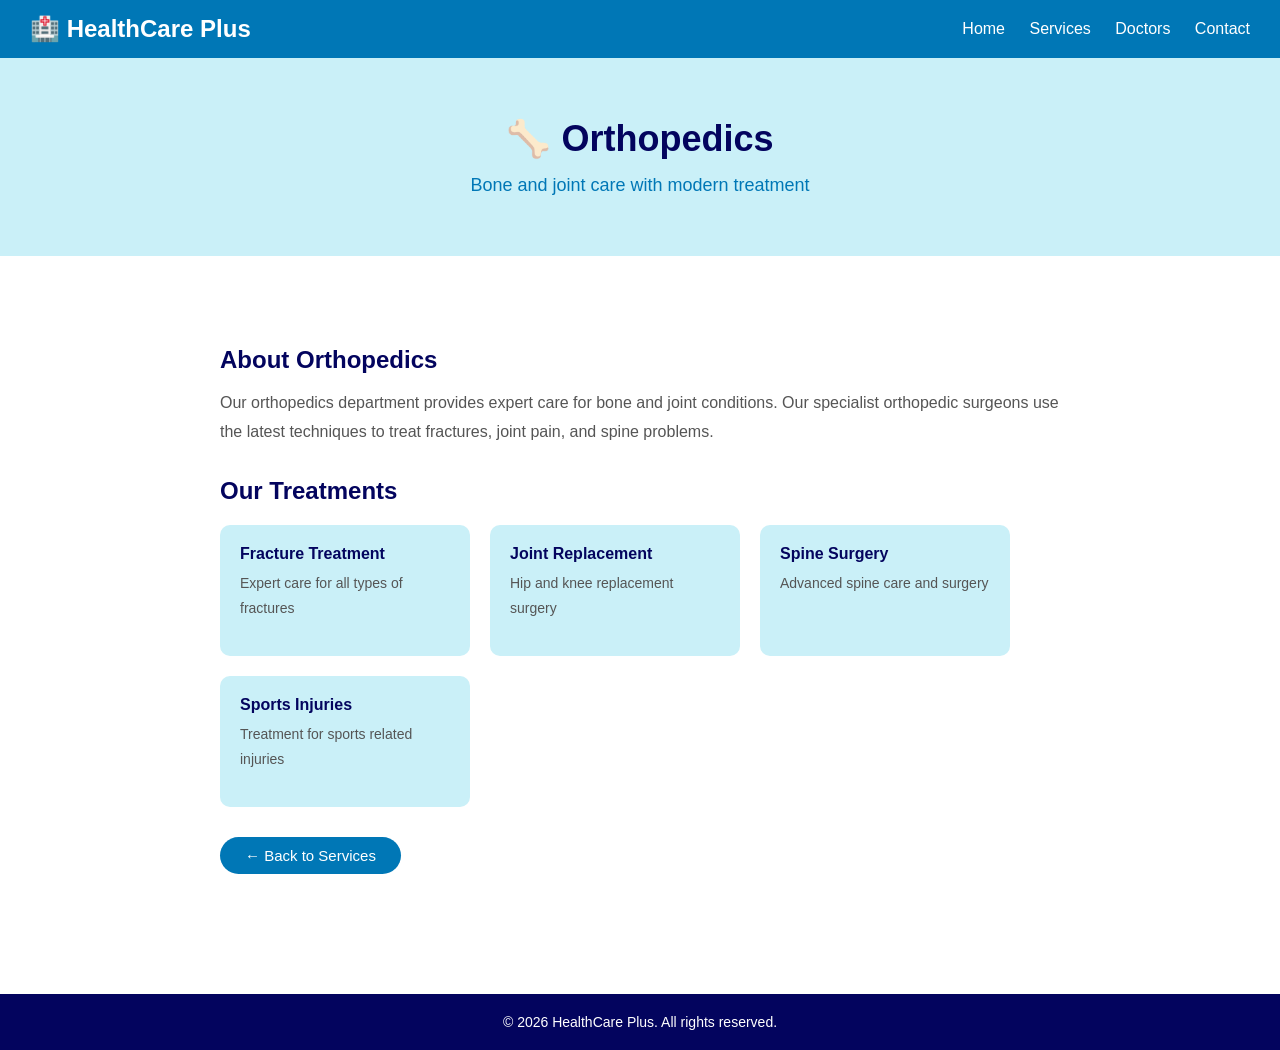
<file: OneDrive/Desktop/healthcare website/healthcare website/orthopedics.html>
<!DOCTYPE html>
<html lang="en">
<head>
    <meta charset="UTF-8">
    <meta name="viewport" content="width=device-width, initial-scale=1.0">
    <title>Orthopedics - HealthCare Plus</title>
    <style>
        * { margin: 0; padding: 0; box-sizing: border-box; }
        body { font-family: Arial, sans-serif; }
        nav {
            background-color: #0077b6;
            padding: 15px 30px;
            display: flex;
            justify-content: space-between;
            align-items: center;
        }
        nav h1 { color: white; font-size: 24px; }
        nav a { color: white; text-decoration: none; margin-left: 20px; font-size: 16px; }
        nav a:hover { color: #90e0ef; }
        .hero {
            background-color: #caf0f8;
            text-align: center;
            padding: 60px 20px;
        }
        .hero h2 { font-size: 36px; color: #03045e; margin-bottom: 15px; }
        .hero p { font-size: 18px; color: #0077b6; }
        .content {
            padding: 60px 30px;
            max-width: 900px;
            margin: 0 auto;
        }
        .content h3 { font-size: 24px; color: #03045e; margin-bottom: 15px; margin-top: 30px; }
        .content p { font-size: 16px; color: #555; line-height: 1.8; margin-bottom: 15px; }
        .treatments {
            display: flex;
            gap: 20px;
            flex-wrap: wrap;
            margin-top: 20px;
        }
        .treatment-card {
            background: #caf0f8;
            border-radius: 10px;
            padding: 20px;
            width: 250px;
        }
        .treatment-card h4 { color: #03045e; margin-bottom: 8px; }
        .treatment-card p { color: #555; font-size: 14px; }
        .back-btn {
            display: inline-block;
            margin-top: 30px;
            background-color: #0077b6;
            color: white;
            padding: 10px 25px;
            border-radius: 25px;
            text-decoration: none;
            font-size: 15px;
        }
        .back-btn:hover { background-color: #03045e; }
        footer {
            background-color: #03045e;
            color: white;
            text-align: center;
            padding: 20px;
            font-size: 14px;
            margin-top: 60px;
        }
    </style>
</head>
<body>
    <nav>
        <h1>🏥 HealthCare Plus</h1>
        <div>
            <a href="index.html">Home</a>
            <a href="services.html">Services</a>
            <a href="doctors.html">Doctors</a>
            <a href="contact.html">Contact</a>
        </div>
    </nav>
    <div class="hero">
        <h2>🦴 Orthopedics</h2>
        <p>Bone and joint care with modern treatment</p>
    </div>
    <div class="content">
        <h3>About Orthopedics</h3>
        <p>Our orthopedics department provides expert care for bone and joint conditions. Our specialist orthopedic surgeons use the latest techniques to treat fractures, joint pain, and spine problems.</p>
        
        <h3>Our Treatments</h3>
        <div class="treatments">
            <div class="treatment-card">
                <h4>Fracture Treatment</h4>
                <p>Expert care for all types of fractures</p>
            </div>
            <div class="treatment-card">
                <h4>Joint Replacement</h4>
                <p>Hip and knee replacement surgery</p>
            </div>
            <div class="treatment-card">
                <h4>Spine Surgery</h4>
                <p>Advanced spine care and surgery</p>
            </div>
            <div class="treatment-card">
                <h4>Sports Injuries</h4>
                <p>Treatment for sports related injuries</p>
            </div>
        </div>
        <a href="services.html" class="back-btn">← Back to Services</a>
    </div>
    <footer>
        <p>© 2026 HealthCare Plus. All rights reserved.</p>
    </footer>
</body>
</html>
</file>
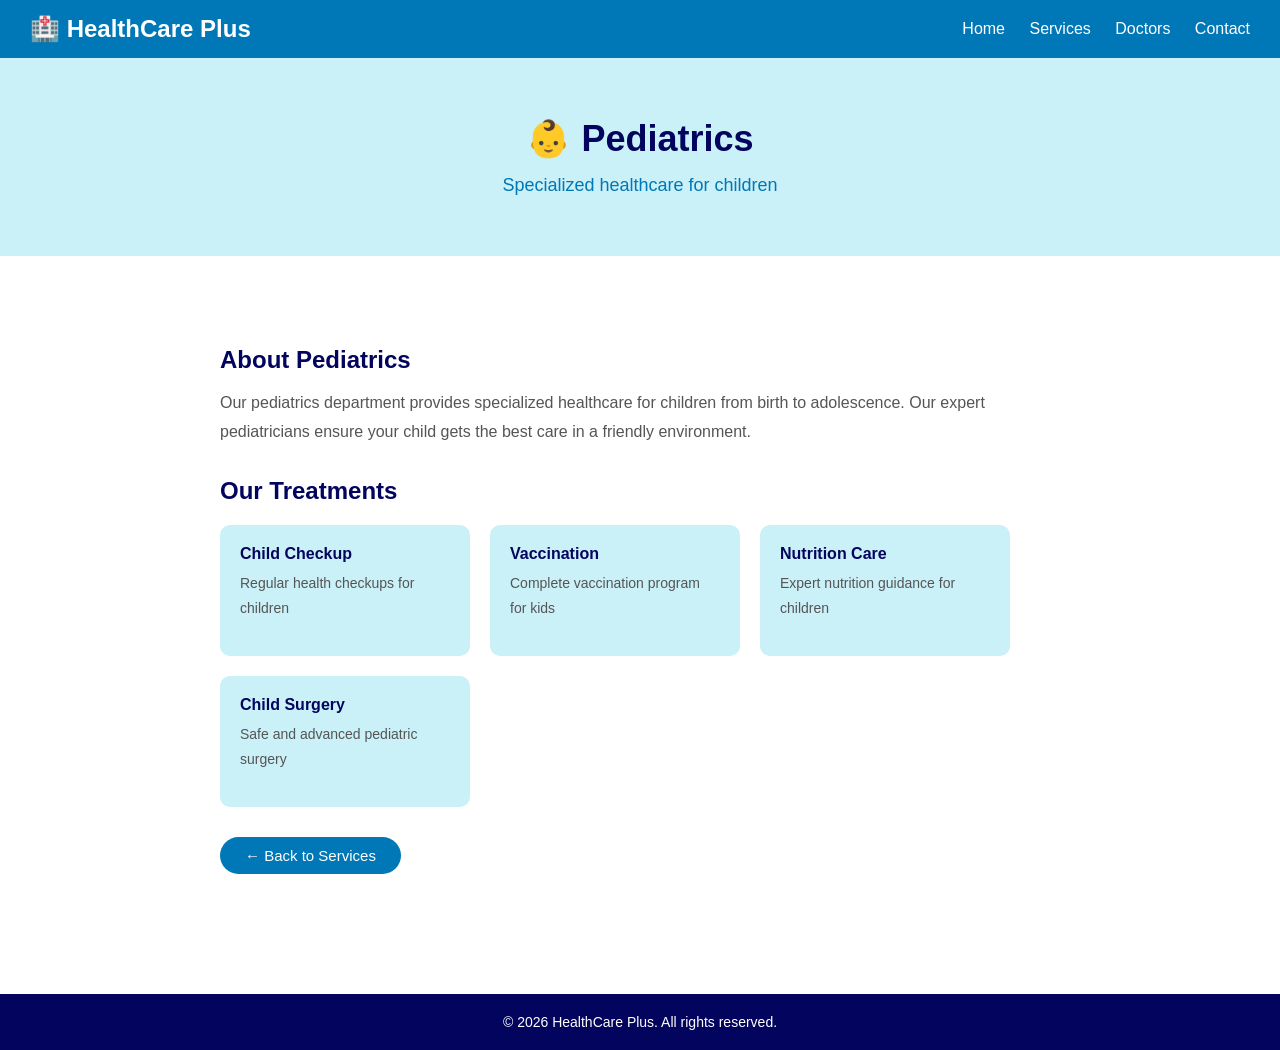
<file: OneDrive/Desktop/healthcare website/healthcare website/pediatrics.html>
<!DOCTYPE html>
<html lang="en">
<head>
    <meta charset="UTF-8">
    <meta name="viewport" content="width=device-width, initial-scale=1.0">
    <title>Pediatrics - HealthCare Plus</title>
    <style>
        * { margin: 0; padding: 0; box-sizing: border-box; }
        body { font-family: Arial, sans-serif; }
        nav {
            background-color: #0077b6;
            padding: 15px 30px;
            display: flex;
            justify-content: space-between;
            align-items: center;
        }
        nav h1 { color: white; font-size: 24px; }
        nav a { color: white; text-decoration: none; margin-left: 20px; font-size: 16px; }
        nav a:hover { color: #90e0ef; }
        .hero {
            background-color: #caf0f8;
            text-align: center;
            padding: 60px 20px;
        }
        .hero h2 { font-size: 36px; color: #03045e; margin-bottom: 15px; }
        .hero p { font-size: 18px; color: #0077b6; }
        .content {
            padding: 60px 30px;
            max-width: 900px;
            margin: 0 auto;
        }
        .content h3 { font-size: 24px; color: #03045e; margin-bottom: 15px; margin-top: 30px; }
        .content p { font-size: 16px; color: #555; line-height: 1.8; margin-bottom: 15px; }
        .treatments {
            display: flex;
            gap: 20px;
            flex-wrap: wrap;
            margin-top: 20px;
        }
        .treatment-card {
            background: #caf0f8;
            border-radius: 10px;
            padding: 20px;
            width: 250px;
        }
        .treatment-card h4 { color: #03045e; margin-bottom: 8px; }
        .treatment-card p { color: #555; font-size: 14px; }
        .back-btn {
            display: inline-block;
            margin-top: 30px;
            background-color: #0077b6;
            color: white;
            padding: 10px 25px;
            border-radius: 25px;
            text-decoration: none;
            font-size: 15px;
        }
        .back-btn:hover { background-color: #03045e; }
        footer {
            background-color: #03045e;
            color: white;
            text-align: center;
            padding: 20px;
            font-size: 14px;
            margin-top: 60px;
        }
    </style>
</head>
<body>
    <nav>
        <h1>🏥 HealthCare Plus</h1>
        <div>
            <a href="index.html">Home</a>
            <a href="services.html">Services</a>
            <a href="doctors.html">Doctors</a>
            <a href="contact.html">Contact</a>
        </div>
    </nav>
    <div class="hero">
        <h2>👶 Pediatrics</h2>
        <p>Specialized healthcare for children</p>
    </div>
    <div class="content">
        <h3>About Pediatrics</h3>
        <p>Our pediatrics department provides specialized healthcare for children from birth to adolescence. Our expert pediatricians ensure your child gets the best care in a friendly environment.</p>
        
        <h3>Our Treatments</h3>
        <div class="treatments">
            <div class="treatment-card">
                <h4>Child Checkup</h4>
                <p>Regular health checkups for children</p>
            </div>
            <div class="treatment-card">
                <h4>Vaccination</h4>
                <p>Complete vaccination program for kids</p>
            </div>
            <div class="treatment-card">
                <h4>Nutrition Care</h4>
                <p>Expert nutrition guidance for children</p>
            </div>
            <div class="treatment-card">
                <h4>Child Surgery</h4>
                <p>Safe and advanced pediatric surgery</p>
            </div>
        </div>
        <a href="services.html" class="back-btn">← Back to Services</a>
    </div>
    <footer>
        <p>© 2026 HealthCare Plus. All rights reserved.</p>
    </footer>
</body>
</html>
</file>
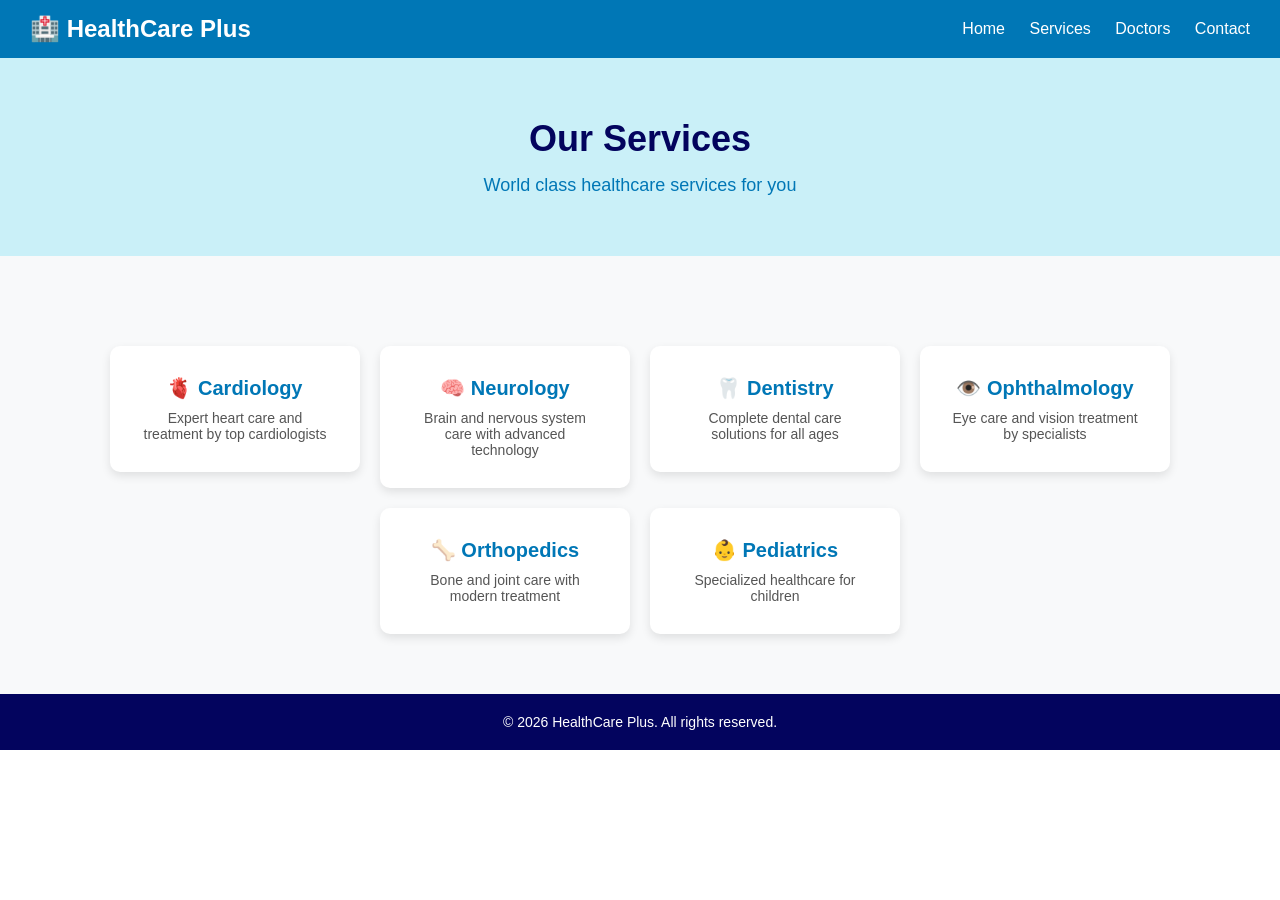
<file: OneDrive/Desktop/healthcare website/healthcare website/SERVICES.HTML>
<!DOCTYPE html>
<html lang="en">
<head>
    <meta charset="UTF-8">
    <meta name="viewport" content="width=device-width, initial-scale=1.0">
    <title>Services - HealthCare Plus</title>
    <style>
        * { margin: 0; padding: 0; box-sizing: border-box; }
        body { font-family: Arial, sans-serif; }
        nav {
            background-color: #0077b6;
            padding: 15px 30px;
            display: flex;
            justify-content: space-between;
            align-items: center;
        }
        nav h1 { color: white; font-size: 24px; }
        nav a { color: white; text-decoration: none; margin-left: 20px; font-size: 16px; }
        nav a:hover { color: #90e0ef; }
        .hero {
            background-color: #caf0f8;
            text-align: center;
            padding: 60px 20px;
        }
        .hero h2 { font-size: 36px; color: #03045e; margin-bottom: 15px; }
        .hero p { font-size: 18px; color: #0077b6; }
        .services {
            padding: 60px 30px;
            text-align: center;
            background-color: #f8f9fa;
        }
        .service-cards {
            display: flex;
            justify-content: center;
            gap: 20px;
            flex-wrap: wrap;
            margin-top: 30px;
        }
        .card {
            background: white;
            border-radius: 10px;
            padding: 30px;
            width: 250px;
            box-shadow: 0 4px 10px rgba(0,0,0,0.1);
        }
        .card h3 { color: #0077b6; margin-bottom: 10px; font-size: 20px; }
        .card p { color: #555; font-size: 14px; }
        footer {
            background-color: #03045e;
            color: white;
            text-align: center;
            padding: 20px;
            font-size: 14px;
        }
    </style>
</head>
<body>
    <nav>
        <h1>🏥 HealthCare Plus</h1>
        <div>
            <a href="index.html">Home</a>
            <a href="services.html">Services</a>
            <a href="doctors.html">Doctors</a>
            <a href="contact.html">Contact</a>
        </div>
    </nav>
    <div class="hero">
        <h2>Our Services</h2>
        <p>World class healthcare services for you</p>
    </div>
    <div class="services">
        <div class="service-cards">
            <a href="cardiology.html" style="text-decoration:none;">
            <div class="card">
                 <h3>🫀 Cardiology</h3>
                 <p>Expert heart care and treatment by top cardiologists</p>
            </div>
            </a>
            <a href="neurology.html" style="text-decoration:none;">
            <div class="card">
                <h3>🧠 Neurology</h3>
                <p>Brain and nervous system care with advanced technology</p>
            </div>
            </a>
            <a href="dentistry.html" style="text-decoration:none;">
            <div class="card">
                 <h3>🦷 Dentistry</h3>
                 <p>Complete dental care solutions for all ages</p>
            </div>
            </a>
            <a href="ophthalmology.html" style="text-decoration:none;">
            <div class="card">
                  <h3>👁️ Ophthalmology</h3>
                  <p>Eye care and vision treatment by specialists</p>
            </div>
            </a>
            <a href="orthopedics.html" style="text-decoration:none;">
            <div class="card">
                  <h3>🦴 Orthopedics</h3>
                  <p>Bone and joint care with modern treatment</p>
            </div>
            </a>
            <a href="pediatrics.html" style="text-decoration:none;">
            <div class="card">
                  <h3>👶 Pediatrics</h3>
                  <p>Specialized healthcare for children</p>
            </div>
            </a>
        </div>
    </div>
    <footer>
        <p>© 2026 HealthCare Plus. All rights reserved.</p>
    </footer>
</body>
</html>
</file>
